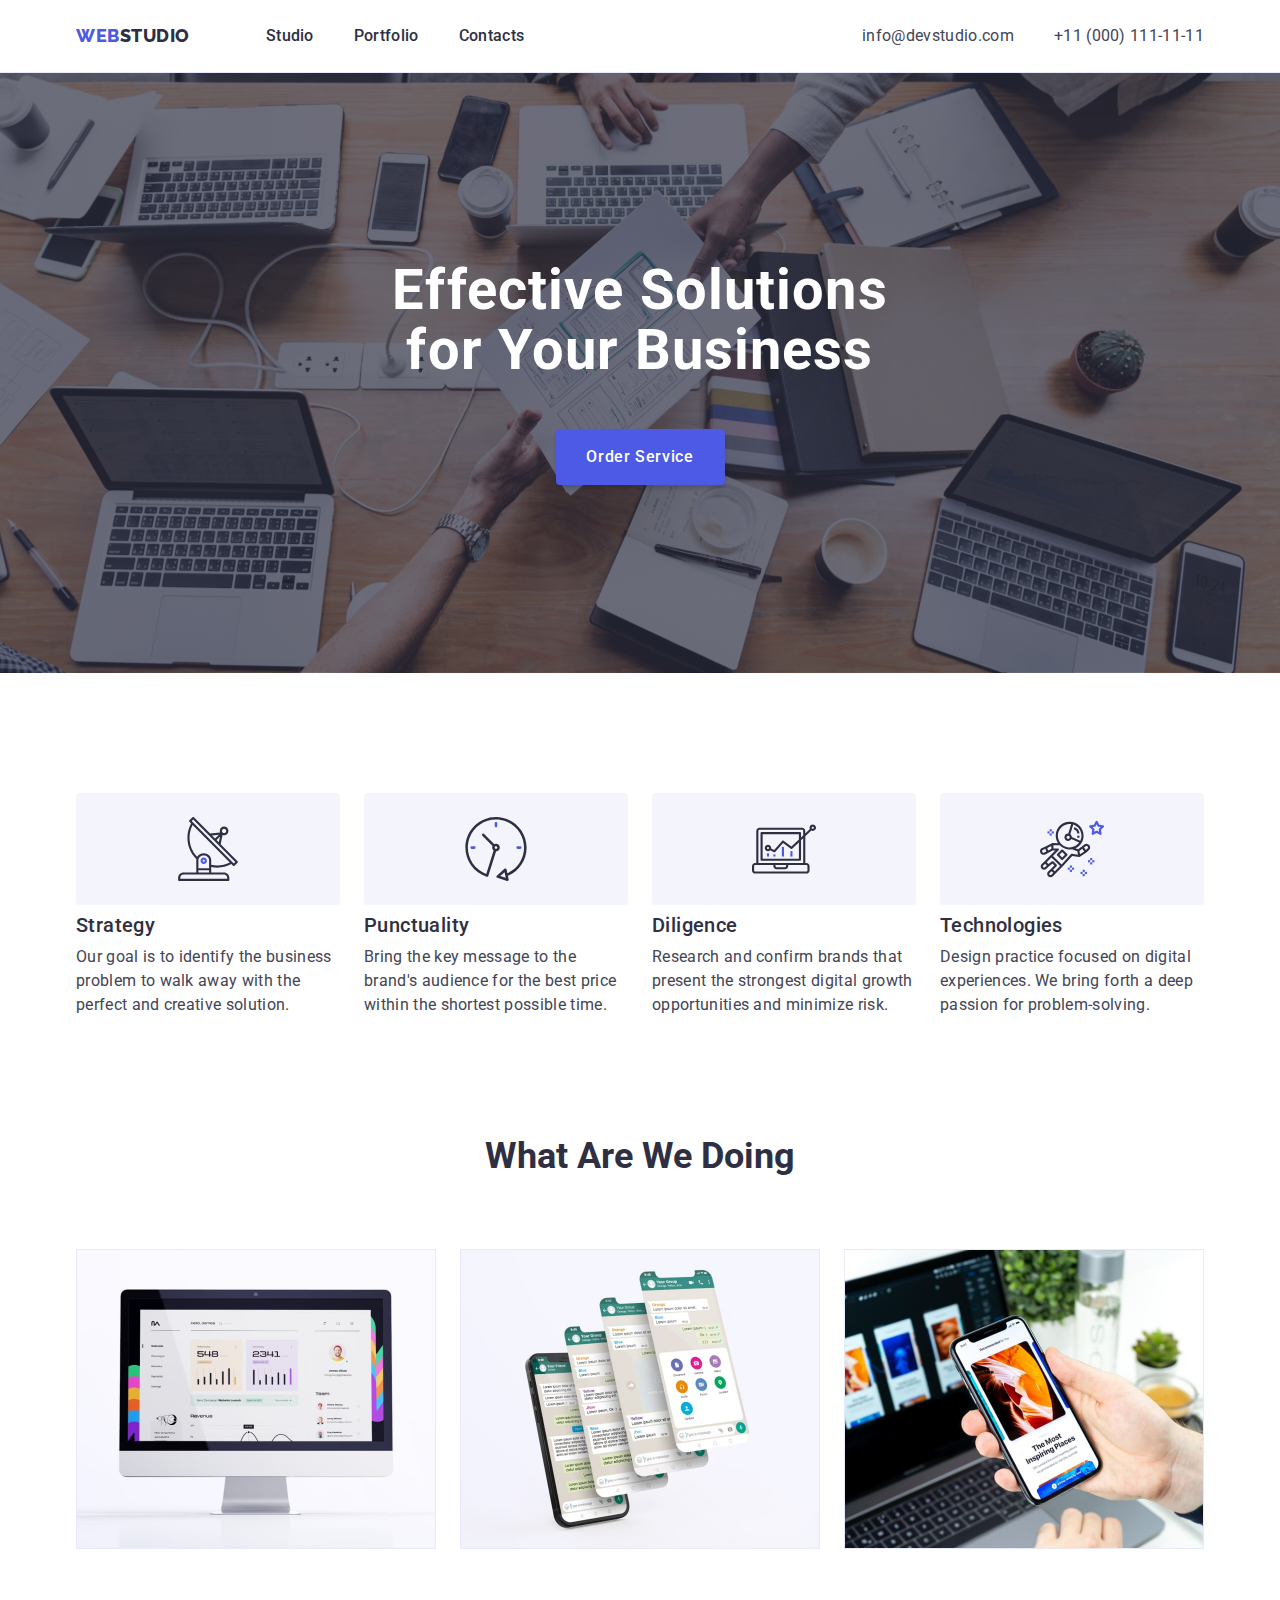
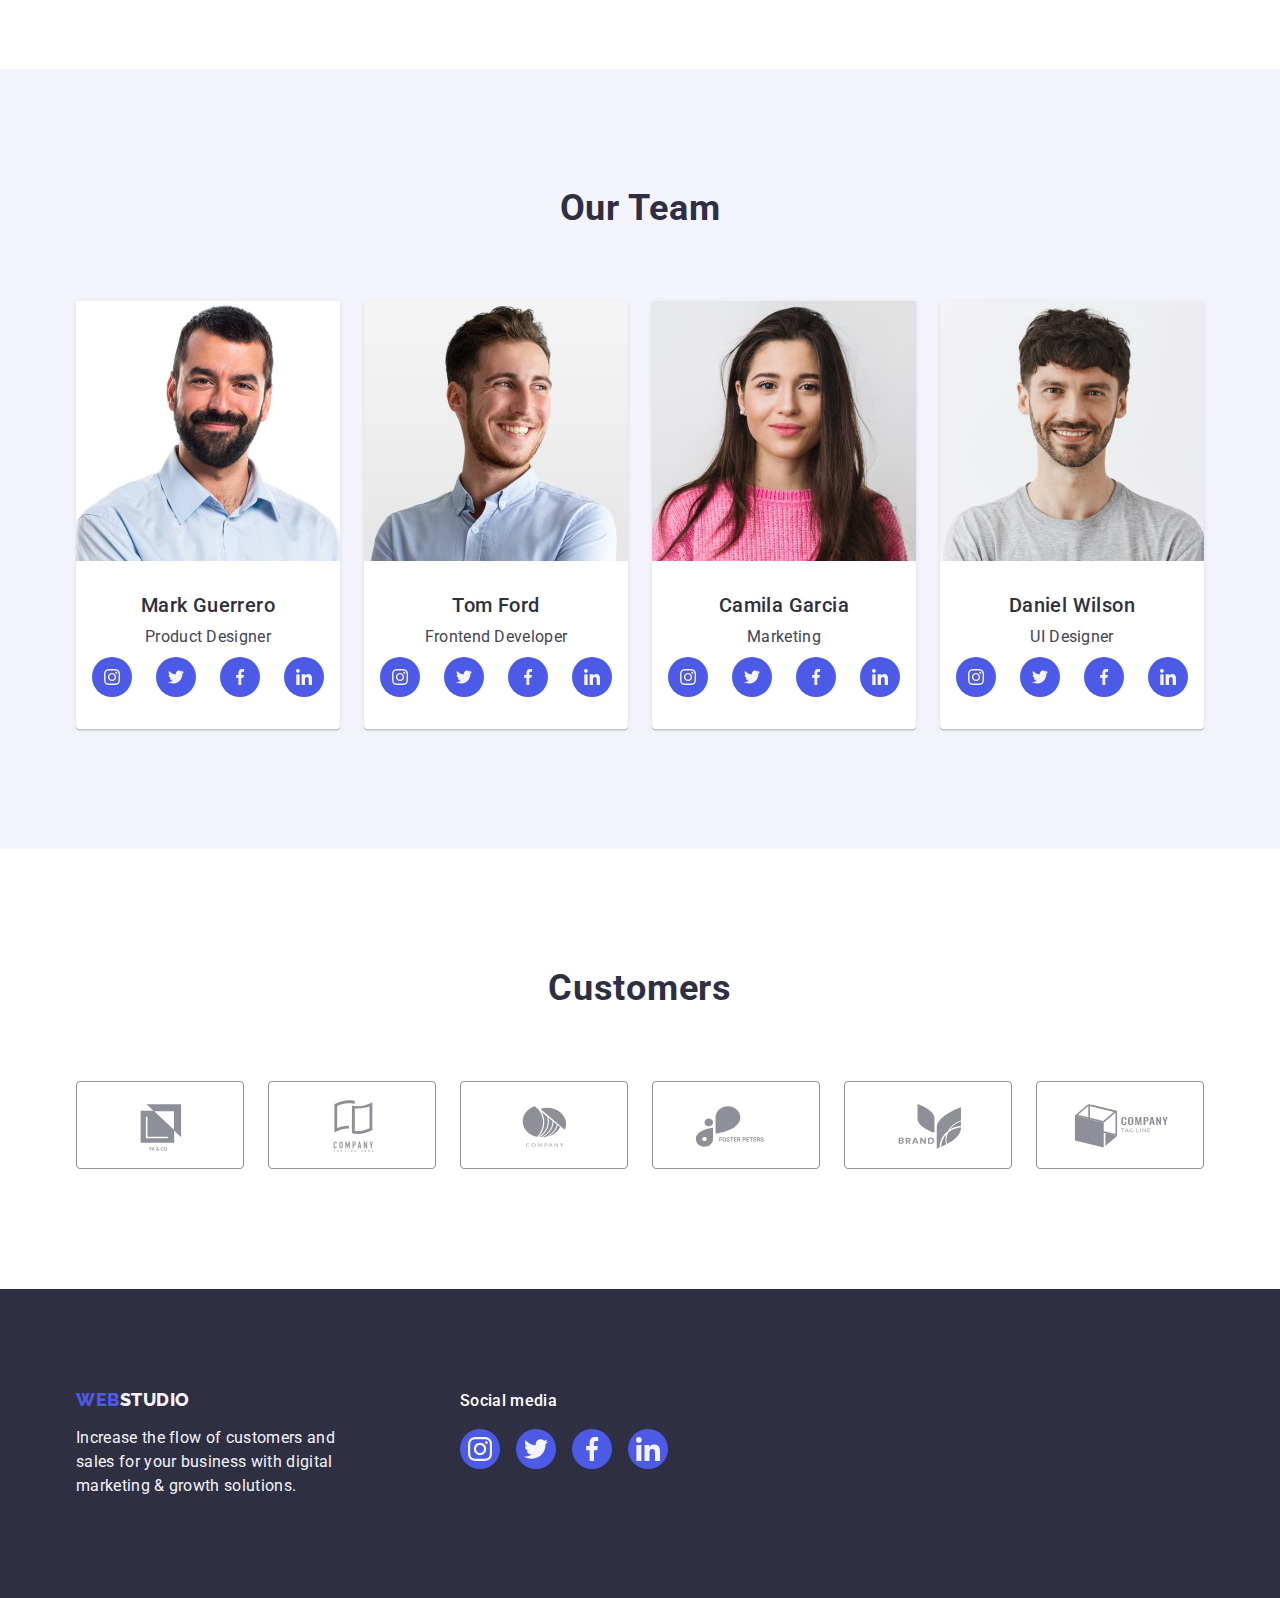
<file: index.html>
<!DOCTYPE html>
<html lang="en">
  <head>
    <meta charset="UTF-8" />
    <meta http-equiv="X-UA-Compatible" content="IE=edge" />
    <meta name="viewport" content="width=device-width, initial-scale=1.0" />
    <title>Main page</title>
    <link
      rel="stylesheet"
      href="https://cdnjs.cloudflare.com/ajax/libs/modern-normalize/2.0.0/modern-normalize.min.css"
    />
    <link rel="stylesheet" href="./css/style.css" />
    <link rel="preconnect" href="https://fonts.googleapis.com" />
    <link rel="preconnect" href="https://fonts.gstatic.com" crossorigin />
    <link
      href="https://fonts.googleapis.com/css2?family=Raleway:wght@800&family=Roboto:wght@400;500;700&display=swap"
      rel="stylesheet"
    />
  </head>

  <body class="body">
    <header class="page-header">
      <div class="container-header container">
        <nav class="page-nav">
          <a href="./index.html" class="logo-header link">
            WEB<span class="logo-studio">Studio</span>
          </a>
          <ul class="list-header-nav list">
            <li>
              <a href="./index.html" class="link nav-list-link">Studio</a>
            </li>
            <li>
              <a href="./portfolio.html" class="link nav-list-link"
                >Portfolio</a
              >
            </li>
            <li>
              <a href="" class="link nav-list-link">Contacts</a>
            </li>
          </ul>
        </nav>
        <address class="contacts">
          <ul class="list-header-adress list">
            <li>
              <a href="mailto:info@devstudio.com" class="contacts link"
                >info@devstudio.com</a
              >
            </li>
            <li>
              <a href="tel:+110001111111" class="contacts link"
                >+11 (000) 111-11-11</a
              >
            </li>
          </ul>
        </address>
      </div>
    </header>

    <main>
      <!-- section 1 -->
      <section class="section-one">
        <div class="container">
          <h1 class="section-one-title">
            Effective Solutions for Your Business
          </h1>
          <button type="button" class="button-order">Order Service</button>
        </div>
      </section>
      <!-- section 2 -->
      <section class="section-two">
        <div class="container">
          <h2 class="visually-hidden">Our core values</h2>
          <ul class="section-two-list list">
            <li class="section-two-list-li">
              <div class="section-two-list-li-icon">
                <svg width="64" height="64">
                  <use href="./images/icons.svg#icon-antenna"></use>
                </svg>
              </div>
              <h3 class="section-two-title">Strategy</h3>
              <p class="section-two-text">
                Our goal is to identify the business problem to walk away with
                the perfect and creative solution.
              </p>
            </li>
            <li class="section-two-list-li">
              <div class="section-two-list-li-icon">
                <svg width="64" height="64">
                  <use href="./images/icons.svg#icon-clock"></use>
                </svg>
              </div>
              <h3 class="section-two-title">Punctuality</h3>
              <p class="section-two-text">
                Bring the key message to the brand's audience for the best price
                within the shortest possible time.
              </p>
            </li>
            <li class="section-two-list-li">
              <div class="section-two-list-li-icon">
                <svg width="64" height="64">
                  <use href="./images/icons.svg#icon-diagram"></use>
                </svg>
              </div>
              <h3 class="section-two-title">Diligence</h3>
              <p class="section-two-text">
                Research and confirm brands that present the strongest digital
                growth opportunities and minimize risk.
              </p>
            </li>
            <li class="section-two-list-li">
              <div class="section-two-list-li-icon">
                <svg width="64" height="64">
                  <use href="./images/icons.svg#icon-astronaut"></use>
                </svg>
              </div>
              <h3 class="section-two-title">Technologies</h3>
              <p class="section-two-text">
                Design practice focused on digital experiences. We bring forth a
                deep passion for problem-solving.
              </p>
            </li>
          </ul>
        </div>
      </section>
      <!-- section 3 -->
      <section class="section-three">
        <div class="container">
          <h2 class="section-three-title">What are we doing</h2>
          <ul class="section-three-list list">
            <li class="section-three-list-li">
              <img
                src="./images/image1.jpg"
                alt="Computer"
                width="360"
                height="300"
              />
            </li>
            <li class="section-three-list-li">
              <img
                src="./images/image2.jpg"
                alt="Phone"
                width="360"
                height="300"
              />
            </li>
            <li class="section-three-list-li">
              <img
                src="./images/image3.jpg"
                alt="App"
                width="360"
                height="300"
              />
            </li>
          </ul>
        </div>
      </section>

      <!-- section 4 -->
      <section class="section-four">
        <div class="container">
          <h2 class="section-four-title">Our Team</h2>
          <ul class="section-four-list list">
            <li class="section-four-list-li">
              <img
                src="./images/image4.jpg"
                alt="Mark Guerrero"
                width="264"
                height="260"
              />
              <div class="section-four-container-for-stuff">
                <h3 class="section-four-stuff-name">Mark Guerrero</h3>
                <p class="section-four-stuff-role">Product Designer</p>
                <ul class="section-four-list-social-media list">
                  <li class="section-four-social-media-icon">
                    <a href="" class="section-four-social-media-icon-link">
                      <svg
                        width="16"
                        height="16"
                        class="section-four-social-media-icon-svg"
                      >
                        <use href="./images/icons.svg#icon-instagram"></use>
                      </svg>
                    </a>
                  </li>
                  <li class="section-four-social-media-icon">
                    <a href="" class="section-four-social-media-icon-link"
                      ><svg
                        width="16"
                        height="16"
                        class="section-four-social-media-icon-svg"
                      >
                        <use href="./images/icons.svg#icon-twitter"></use>
                      </svg>
                    </a>
                  </li>
                  <li class="section-four-social-media-icon">
                    <a href="" class="section-four-social-media-icon-link"
                      ><svg
                        width="16"
                        height="16"
                        class="section-four-social-media-icon-svg"
                      >
                        <use href="./images/icons.svg#icon-facebook"></use>
                      </svg>
                    </a>
                  </li>
                  <li class="section-four-social-media-icon">
                    <a href="" class="section-four-social-media-icon-link"
                      ><svg
                        width="16"
                        height="16"
                        class="section-four-social-media-icon-svg"
                      >
                        <use href="./images/icons.svg#icon-linkedin"></use>
                      </svg>
                    </a>
                  </li>
                </ul>
              </div>
            </li>
            <li class="section-four-list-li">
              <img
                src="./images/image5.jpg"
                alt="Tom Ford"
                width="264"
                height="260"
              />
              <div class="section-four-container-for-stuff">
                <h3 class="section-four-stuff-name">Tom Ford</h3>
                <p class="section-four-stuff-role">Frontend Developer</p>
                <ul class="section-four-list-social-media list">
                  <li class="section-four-social-media-icon">
                    <a href="" class="section-four-social-media-icon-link">
                      <svg
                        width="16"
                        height="16"
                        class="section-four-social-media-icon-svg"
                      >
                        <use href="./images/icons.svg#icon-instagram"></use>
                      </svg>
                    </a>
                  </li>
                  <li class="section-four-social-media-icon">
                    <a href="" class="section-four-social-media-icon-link"
                      ><svg
                        width="16"
                        height="16"
                        class="section-four-social-media-icon-svg"
                      >
                        <use href="./images/icons.svg#icon-twitter"></use>
                      </svg>
                    </a>
                  </li>
                  <li class="section-four-social-media-icon">
                    <a href="" class="section-four-social-media-icon-link"
                      ><svg
                        width="16"
                        height="16"
                        class="section-four-social-media-icon-svg"
                      >
                        <use href="./images/icons.svg#icon-facebook"></use>
                      </svg>
                    </a>
                  </li>
                  <li class="section-four-social-media-icon">
                    <a href="" class="section-four-social-media-icon-link"
                      ><svg
                        width="16"
                        height="16"
                        class="section-four-social-media-icon-svg"
                      >
                        <use href="./images/icons.svg#icon-linkedin"></use>
                      </svg>
                    </a>
                  </li>
                </ul>
              </div>
            </li>
            <li class="section-four-list-li">
              <img
                src="./images/image6.jpg"
                alt="Camila Garcia"
                width="264"
                height="260"
              />
              <div class="section-four-container-for-stuff">
                <h3 class="section-four-stuff-name">Camila Garcia</h3>
                <p class="section-four-stuff-role">Marketing</p>
                <ul class="section-four-list-social-media list">
                  <li class="section-four-social-media-icon">
                    <a href="" class="section-four-social-media-icon-link">
                      <svg
                        width="16"
                        height="16"
                        class="section-four-social-media-icon-svg"
                      >
                        <use href="./images/icons.svg#icon-instagram"></use>
                      </svg>
                    </a>
                  </li>
                  <li class="section-four-social-media-icon">
                    <a href="" class="section-four-social-media-icon-link"
                      ><svg
                        width="16"
                        height="16"
                        class="section-four-social-media-icon-svg"
                      >
                        <use href="./images/icons.svg#icon-twitter"></use>
                      </svg>
                    </a>
                  </li>
                  <li class="section-four-social-media-icon">
                    <a href="" class="section-four-social-media-icon-link"
                      ><svg
                        width="16"
                        height="16"
                        class="section-four-social-media-icon-svg"
                      >
                        <use href="./images/icons.svg#icon-facebook"></use>
                      </svg>
                    </a>
                  </li>
                  <li class="section-four-social-media-icon">
                    <a href="" class="section-four-social-media-icon-link"
                      ><svg
                        width="16"
                        height="16"
                        class="section-four-social-media-icon-svg"
                      >
                        <use href="./images/icons.svg#icon-linkedin"></use>
                      </svg>
                    </a>
                  </li>
                </ul>
              </div>
            </li>

            <li class="section-four-list-li">
              <img
                src="./images/image7.jpg"
                alt="Daniel Wilson"
                width="264"
                height="260"
              />
              <div class="section-four-container-for-stuff">
                <h3 class="section-four-stuff-name">Daniel Wilson</h3>
                <p class="section-four-stuff-role">UI Designer</p>
                <ul class="section-four-list-social-media list">
                  <li class="section-four-social-media-icon">
                    <a href="" class="section-four-social-media-icon-link">
                      <svg
                        width="16"
                        height="16"
                        class="section-four-social-media-icon-svg"
                      >
                        <use href="./images/icons.svg#icon-instagram"></use>
                      </svg>
                    </a>
                  </li>
                  <li class="section-four-social-media-icon">
                    <a href="" class="section-four-social-media-icon-link"
                      ><svg
                        width="16"
                        height="16"
                        class="section-four-social-media-icon-svg"
                      >
                        <use href="./images/icons.svg#icon-twitter"></use>
                      </svg>
                    </a>
                  </li>
                  <li class="section-four-social-media-icon">
                    <a href="" class="section-four-social-media-icon-link"
                      ><svg
                        width="16"
                        height="16"
                        class="section-four-social-media-icon-svg"
                      >
                        <use href="./images/icons.svg#icon-facebook"></use>
                      </svg>
                    </a>
                  </li>
                  <li class="section-four-social-media-icon">
                    <a href="" class="section-four-social-media-icon-link"
                      ><svg
                        width="16"
                        height="16"
                        class="section-four-social-media-icon-svg"
                      >
                        <use href="./images/icons.svg#icon-linkedin"></use>
                      </svg>
                    </a>
                  </li>
                </ul>
              </div>
            </li>
          </ul>
        </div>
      </section>
      <!-- Section five customers -->
      <section class="section-five">
        <div class="container">
          <h2 class="section-five-title">Customers</h2>
          <ul class="list section-five-list">
            <li class="section-five-list-li">
              <a href="" class="section-five-customer-link"
                ><svg width="104" height="56" class="section-five-customer-svg">
                  <use href="./images/icons.svg#icon-customer1"></use>
                </svg>
              </a>
            </li>
            <li class="section-five-list-li">
              <a href="" class="section-five-customer-link"
                ><svg width="104" height="56" class="section-five-customer-svg">
                  <use href="./images/icons.svg#icon-customer2"></use>
                </svg>
              </a>
            </li>
            <li class="section-five-list-li">
              <a href="" class="section-five-customer-link"
                ><svg width="104" height="56" class="section-five-customer-svg">
                  <use href="./images/icons.svg#icon-customer3"></use>
                </svg>
              </a>
            </li>
            <li class="section-five-list-li">
              <a href="" class="section-five-customer-link"
                ><svg width="104" height="56" class="section-five-customer-svg">
                  <use href="./images/icons.svg#icon-customer4"></use>
                </svg>
              </a>
            </li>
            <li class="section-five-list-li">
              <a href="" class="section-five-customer-link"
                ><svg width="104" height="56" class="section-five-customer-svg">
                  <use href="./images/icons.svg#icon-customer5"></use>
                </svg>
              </a>
            </li>
            <li class="section-five-list-li">
              <a href="" class="section-five-customer-link"
                ><svg width="104" height="56" class="section-five-customer-svg">
                  <use href="./images/icons.svg#icon-customer6"></use>
                </svg>
              </a>
            </li>
          </ul>
        </div>
      </section>
    </main>
    <!-- FOOTER -->
    <footer class="footer">
      <div class="container footer-container">
        <div class="footer-container-one">
          <a href="./index.html" class="logo-footer link">
            WEB<span class="logo-footer-span">Studio</span></a
          >
          <p class="footer-text">
            Increase the flow of customers and sales for your business with
            digital marketing & growth solutions.
          </p>
        </div>
        <div>
          <p class="footer-social-media-title">Social media</p>
          <ul class="list footer-list-social-media">
            <li class="footer-social-media-list-li">
              <a href="" class="footer-social-media-icon-link"
                ><svg width="24" height="24" class="footer-social-media-svg">
                  <use href="./images/icons.svg#icon-instagram"></use>
                </svg>
              </a>
            </li>
            <li class="footer-social-media-list-li">
              <a href="" class="footer-social-media-icon-link"
                ><svg width="24" height="24" class="footer-social-media-svg">
                  <use href="./images/icons.svg#icon-twitter"></use>
                </svg>
              </a>
            </li>
            <li class="footer-social-media-list-li">
              <a href="" class="footer-social-media-icon-link"
                ><svg width="24" height="24" class="footer-social-media-svg">
                  <use href="./images/icons.svg#icon-facebook"></use>
                </svg>
              </a>
            </li>
            <li class="footer-social-media-list-li">
              <a href="" class="footer-social-media-icon-link"
                ><svg width="24" height="24" class="footer-social-media-svg">
                  <use href="./images/icons.svg#icon-linkedin"></use>
                </svg>
              </a>
            </li>
          </ul>
        </div>
      </div>
    </footer>
  </body>
</html>
</file>
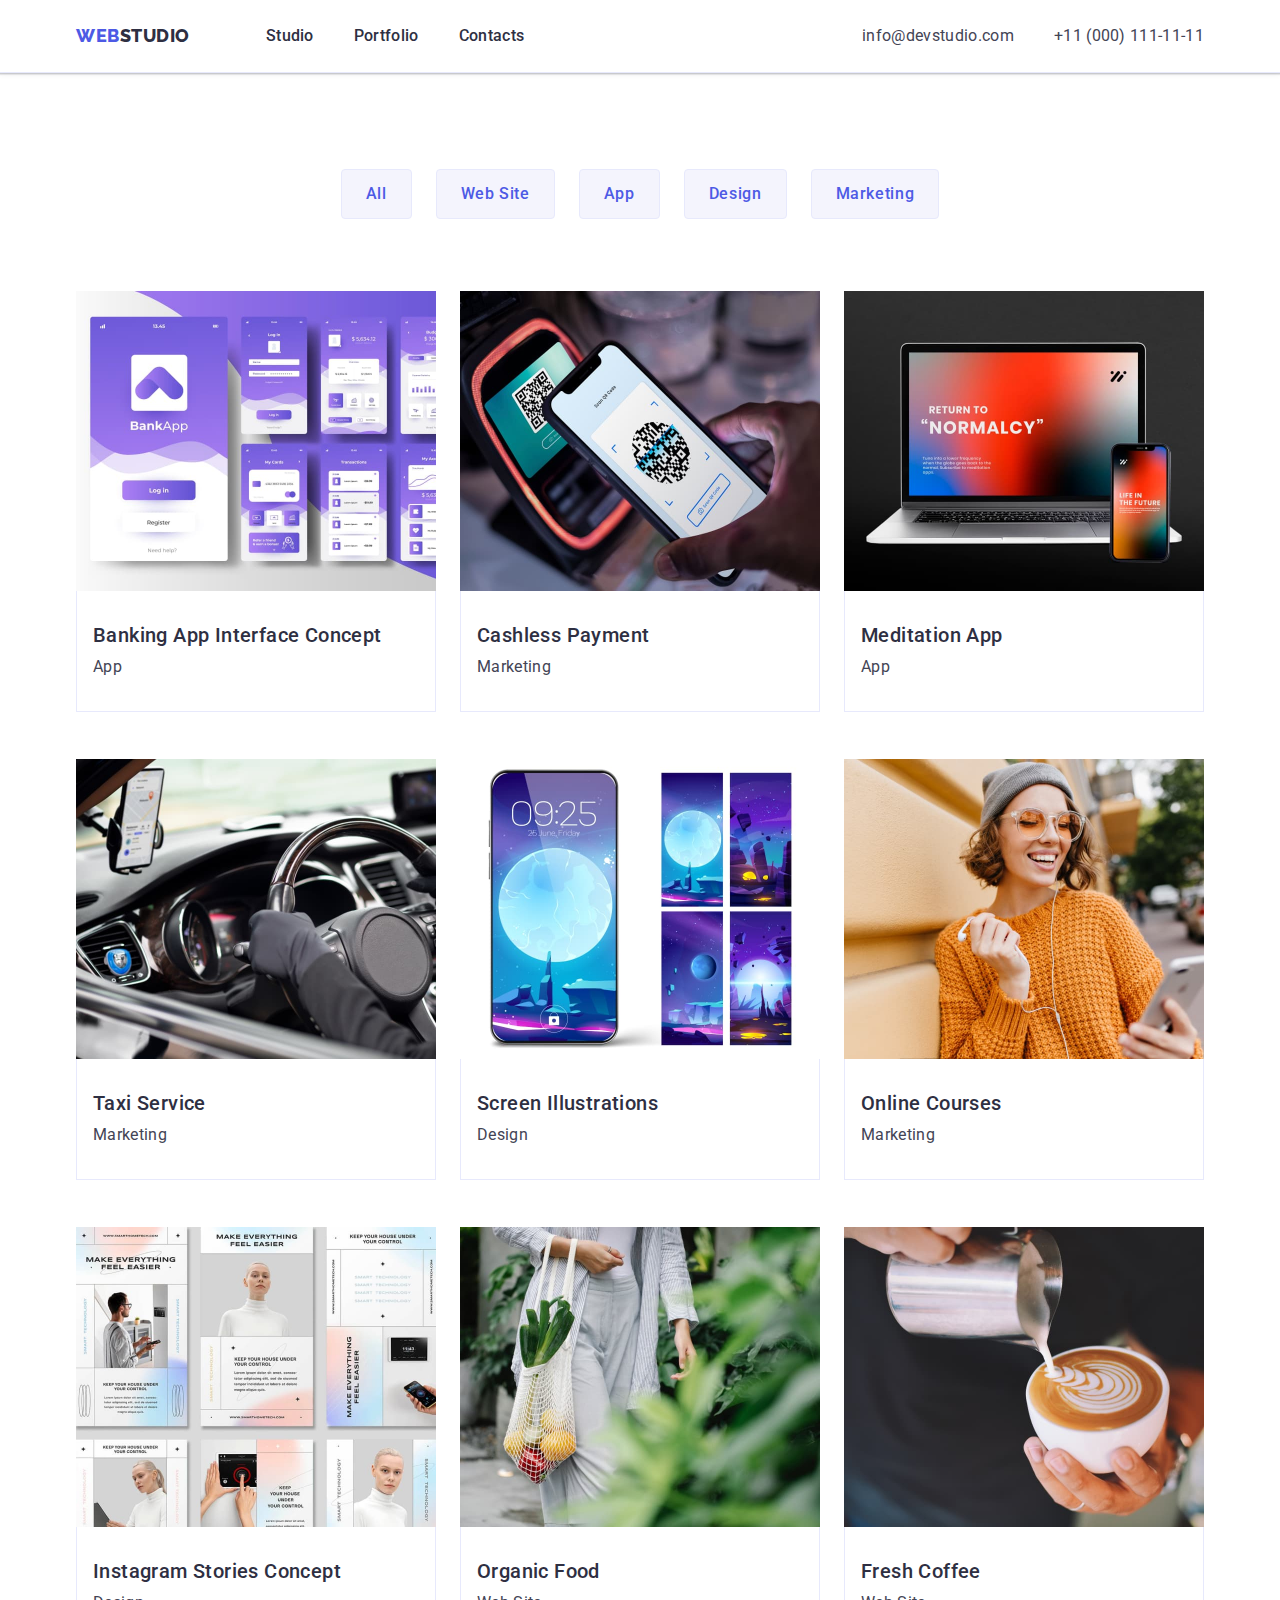
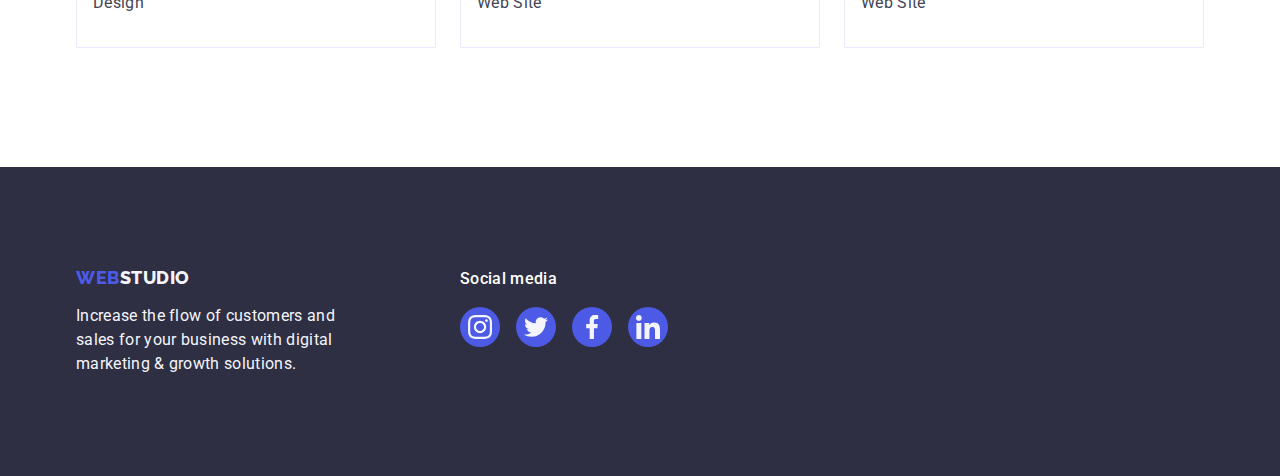
<file: portfolio.html>
<!DOCTYPE html>
<html lang="en">
  <head>
    <meta charset="UTF-8" />
    <meta http-equiv="X-UA-Compatible" content="IE=edge" />
    <meta name="viewport" content="width=device-width, initial-scale=1.0" />
    <title>Portfolio</title>
    <link
      rel="stylesheet"
      href="https://cdnjs.cloudflare.com/ajax/libs/modern-normalize/2.0.0/modern-normalize.min.css"
    />
    <link rel="stylesheet" href="./css/style.css" />
    <link rel="preconnect" href="https://fonts.googleapis.com" />
    <link rel="preconnect" href="https://fonts.gstatic.com" crossorigin />
    <link
      href="https://fonts.googleapis.com/css2?family=Raleway:wght@800&family=Roboto:wght@400;500;700&display=swap"
      rel="stylesheet"
    />
  </head>
  <body class="body">
    <!-- HEADER -->
    <header class="page-header">
      <div class="container-header container">
        <nav class="page-nav">
          <a href="./index.html" class="logo-header link">
            WEB<span class="logo-studio">Studio</span>
          </a>
          <ul class="list-header-nav list">
            <li>
              <a href="./index.html" class="link nav-list-link">Studio</a>
            </li>
            <li>
              <a href="./portfolio.html" class="link nav-list-link"
                >Portfolio</a
              >
            </li>
            <li>
              <a href="" class="link nav-list-link">Contacts</a>
            </li>
          </ul>
        </nav>
        <address class="contacts">
          <ul class="list-header-adress list">
            <li>
              <a href="mailto:info@devstudio.com" class="contacts link"
                >info@devstudio.com</a
              >
            </li>
            <li>
              <a href="tel:+110001111111" class="contacts link"
                >+11 (000) 111-11-11</a
              >
            </li>
          </ul>
        </address>
      </div>
    </header>
    <main>
      <!-- BUTTONS -->
      <section class="portfolio-section-one">
        <div class="container">
          <h1 class="visually-hidden">portfolio</h1>
          <ul class="list portfolio-section-one-list-buttons">
            <li>
              <button type="button" class="button-portfolio">
                <span class="button-portfolio-text">All</span>
              </button>
            </li>
            <li>
              <button type="button" class="button-portfolio">
                <span class="button-portfolio-text">Web Site</span>
              </button>
            </li>
            <li>
              <button type="button" class="button-portfolio">
                <span class="button-portfolio-text">App</span>
              </button>
            </li>
            <li>
              <button type="button" class="button-portfolio">
                <span class="button-portfolio-text">Design</span>
              </button>
            </li>
            <li>
              <button type="button" class="button-portfolio">
                <span class="button-portfolio-text">Marketing</span>
              </button>
            </li>
          </ul>
          <!-- IMAGES SECTION -->
          <ul class="list portfolio-section-one-list-images">
            <li class="portfolio-section-one-icon">
              <a href="" class="link portfolio-image-link">
                <img
                  src="./images/image8.jpg"
                  width="360"
                  height="300"
                  alt="Banking App Interface Concept"
                />
                <div class="portfolio-icon-container">
                  <h2 class="portfolio-icon-title">
                    Banking App Interface Concept
                  </h2>
                  <p class="portfolio-icon-text">App</p>
                </div>
              </a>
            </li>
            <li class="portfolio-section-one-icon">
              <a href="" class="link portfolio-image-link"
                ><img
                  src="./images/image9.jpg"
                  width="360"
                  height="300"
                  alt="Cashless Payment"
                />
                <div class="portfolio-icon-container">
                  <h2 class="portfolio-icon-title">Cashless Payment</h2>
                  <p class="portfolio-icon-text">Marketing</p>
                </div></a
              >
            </li>
            <li class="portfolio-section-one-icon">
              <a href="" class="link portfolio-image-link">
                <img
                  src="./images/image10.jpg"
                  width="360"
                  height="300"
                  alt="Meditation App"
                />
                <div class="portfolio-icon-container">
                  <h2 class="portfolio-icon-title">Meditation App</h2>
                  <p class="portfolio-icon-text">App</p>
                </div></a
              >
            </li>
            <li class="portfolio-section-one-icon">
              <a href="" class="link portfolio-image-link">
                <img
                  src="./images/image11.jpg"
                  width="360"
                  height="300"
                  alt="Taxi Service"
                />
                <div class="portfolio-icon-container">
                  <h2 class="portfolio-icon-title">Taxi Service</h2>
                  <p class="portfolio-icon-text">Marketing</p>
                </div></a
              >
            </li>
            <li class="portfolio-section-one-icon">
              <a href="" class="link portfolio-image-link">
                <img
                  src="./images/image12.jpg"
                  width="360"
                  height="300"
                  alt="Screen Illustrations"
                />
                <div class="portfolio-icon-container">
                  <h2 class="portfolio-icon-title">Screen Illustrations</h2>
                  <p class="portfolio-icon-text">Design</p>
                </div></a
              >
            </li>
            <li class="portfolio-section-one-icon">
              <a href="" class="link portfolio-image-link">
                <img
                  src="./images/image13.jpg"
                  width="360"
                  height="300"
                  alt="Online Courses"
                />
                <div class="portfolio-icon-container">
                  <h2 class="portfolio-icon-title">Online Courses</h2>
                  <p class="portfolio-icon-text">Marketing</p>
                </div></a
              >
            </li>
            <li class="portfolio-section-one-icon">
              <a href="" class="link portfolio-image-link">
                <img
                  src="./images/image14.jpg"
                  width="360"
                  height="300"
                  alt="Instagram Stories Concept"
                />
                <div class="portfolio-icon-container">
                  <h2 class="portfolio-icon-title">
                    Instagram Stories Concept
                  </h2>
                  <p class="portfolio-icon-text">Design</p>
                </div></a
              >
            </li>
            <li class="portfolio-section-one-icon">
              <a href="" class="link portfolio-image-link">
                <img
                  src="./images/image15.jpg"
                  width="360"
                  height="300"
                  alt="Organic Food"
                />
                <div class="portfolio-icon-container">
                  <h2 class="portfolio-icon-title">Organic Food</h2>
                  <p class="portfolio-icon-text">Web Site</p>
                </div></a
              >
            </li>
            <li class="portfolio-section-one-icon">
              <a href="" class="link portfolio-image-link">
                <img
                  src="./images/image16.jpg"
                  width="360"
                  height="300"
                  alt="Fresh Coffee"
                />
                <div class="portfolio-icon-container">
                  <h2 class="portfolio-icon-title">Fresh Coffee</h2>
                  <p class="portfolio-icon-text">Web Site</p>
                </div></a
              >
            </li>
          </ul>
        </div>
      </section>
    </main>
    <footer class="footer">
      <div class="container footer-container">
        <div class="footer-container-one">
          <a href="./index.html" class="logo-footer link">
            WEB<span class="logo-footer-span">Studio</span></a
          >
          <p class="footer-text">
            Increase the flow of customers and sales for your business with
            digital marketing & growth solutions.
          </p>
        </div>
        <div>
          <p class="footer-social-media-title">Social media</p>
          <ul class="list footer-list-social-media">
            <li class="footer-social-media-list-li">
              <a href="" class="footer-social-media-icon-link"
                ><svg width="24" height="24" class="footer-social-media-svg">
                  <use href="./images/icons.svg#icon-instagram"></use>
                </svg>
              </a>
            </li>
            <li class="footer-social-media-list-li">
              <a href="" class="footer-social-media-icon-link"
                ><svg width="24" height="24" class="footer-social-media-svg">
                  <use href="./images/icons.svg#icon-twitter"></use>
                </svg>
              </a>
            </li>
            <li class="footer-social-media-list-li">
              <a href="" class="footer-social-media-icon-link"
                ><svg width="24" height="24" class="footer-social-media-svg">
                  <use href="./images/icons.svg#icon-facebook"></use>
                </svg>
              </a>
            </li>
            <li class="footer-social-media-list-li">
              <a href="" class="footer-social-media-icon-link"
                ><svg width="24" height="24" class="footer-social-media-svg">
                  <use href="./images/icons.svg#icon-linkedin"></use>
                </svg>
              </a>
            </li>
          </ul>
        </div>
      </div>
    </footer>
  </body>
</html>
</file>
<file: css/style.css>
:root {
  --main-light-color: #ffffff;
  --secondory-light-color: #2e2f42;
  --third-light-color-cloud: #f4f4fd;
  --cornflower: #e7e9fc;
  --secondory-font-color-slate: #434455;
  --iris: #4d5ae5;
  --ocean-blue: #404bbf;
  --gray-border: #8e8f99;
}

ul,
ol {
  margin: 0;
  padding: 0;
}

p,
h1,
h2,
h3,
h4,
h5,
h6 {
  margin: 0;
}

img {
  display: block;
}

/* Default class for div */
.container {
  width: 1158px;
  align-items: center;
  margin: 0 auto;
  padding-right: 15px;
  padding-left: 15px;
}

.link {
  text-decoration: none;
}

.list {
  list-style: none;
}

/* Body */
body {
  font-family: "Roboto", sans-serif;
  color: var(--secondory-font-color-slate);
  background-color: var(--main-light-color);
}

/* Logo */

.logo-header {
  margin-right: 76px;
  font-family: "Raleway", sans-serif;
  font-style: normal;
  font-weight: 800;
  font-size: 18px;
  line-height: 1.17;
  letter-spacing: 0.03em;
  text-transform: uppercase;
  color: var(--iris);
}

.logo-studio {
  color: var(--secondory-light-color);
}

/* Header */

.container-header {
  display: flex;
  align-items: center;
}

.page-header {
  background-color: var(--main-light-color);
  border-bottom: 1px solid #e7e9fc;
  box-shadow: 0px 2px 1px rgba(46, 47, 66, 0.08),
    0px 1px 1px rgba(46, 47, 66, 0.16), 0px 1px 6px rgba(46, 47, 66, 0.08);
}

.list-header-nav {
  display: flex;
  gap: 40px;
}

.list-header-adress {
  display: flex;
  gap: 40px;
}

.page-nav {
  display: flex;
  align-items: center;
}

.nav-list-link {
  font-family: "Roboto";
  font-style: normal;
  font-weight: 500;
  font-size: 16px;
  line-height: 1.5;
  letter-spacing: 0.02em;
  color: var(--secondory-light-color);
  padding: 24px 0;
}

.nav-list-link:hover {
  color: var(--ocean-blue);
}

.nav-list-link:focus {
  color: var(--ocean-blue);
}

.contacts {
  font-family: "Roboto";
  font-style: normal;
  font-weight: 400;
  font-size: 16px;
  line-height: 1.5;
  color: var(--secondory-font-color-slate);
  letter-spacing: 0.02em;
  margin-left: auto;
  padding: 24px 0;
}

.contacts:hover {
  color: var(--ocean-blue);
}
.contacts:focus {
  color: var(--ocean-blue);
}

/* Section one */

.section-one {
  max-width: 1440px;
  padding: 188px 0;
  margin: 0 auto;
  background-image: linear-gradient(
      rgba(46, 47, 66, 0.7),
      rgba(46, 47, 66, 0.7)
    ),
    url("../images/image17.jpg");
  background-repeat: no-repeat;
  background-size: cover;
  background-position: center;
}

.section-one-title {
  max-width: 496px;
  font-family: "Roboto";
  font-style: normal;
  font-weight: 700;
  font-size: 56px;
  line-height: 1.07;
  text-align: center;
  letter-spacing: 0.02em;
  color: var(--main-light-color);
  margin-bottom: 48px;
  margin-left: auto;
  margin-right: auto;
}

.button-order {
  display: block;
  align-items: center;
  min-width: 169px;
  height: 56px;
  left: 636px;
  top: 428px;
  background: var(--iris);
  box-shadow: 0px 4px 4px rgba(0, 0, 0, 0.15);
  border-radius: 4px;
  border: none;
  font-family: "Roboto", sans-serif;
  font-style: normal;
  font-weight: 500;
  font-size: 16px;
  line-height: 1.5;
  letter-spacing: 0.04em;
  color: var(--main-light-color);
  cursor: pointer;
  margin-left: auto;
  margin-right: auto;
}

.button-order:focus {
  background: var(--ocean-blue);
}

.button-order:hover {
  background: var(--ocean-blue);
}

/* Section two */
.section-two {
  padding: 120px 0;
}

.visually-hidden {
  position: absolute;
  width: 1px;
  height: 1px;
  margin: -1px;
  border: 0;
  padding: 0;

  white-space: nowrap;
  clip-path: inset(100%);
  clip: rect(0 0 0 0);
  overflow: hidden;
}
.section-two-title {
  font-family: "Roboto";
  font-style: normal;
  font-weight: 500;
  font-size: 20px;
  line-height: 1.2;
  letter-spacing: 0.02em;
  color: var(--secondory-light-color);
  margin-bottom: 8px;
}

.section-two-text {
  width: 264px;
  height: 72px;
  font-family: "Roboto";
  font-style: normal;
  font-weight: 400;
  font-size: 16px;
  line-height: 1.5;
  letter-spacing: 0.02em;
  color: var(--secondory-font-color-slate);
}

.section-two-list {
  display: flex;
  gap: 24px;
}

.section-two-list-li {
  width: calc((100% - 72px) / 4);
}

.section-two-list-li-icon {
  display: flex;
  align-items: center;
  justify-content: center;
  height: 112px;
  background-color: var(--third-light-color-cloud);
  border-radius: 4px;
  margin-bottom: 8px;
}

/* Section three */

.section-three {
  padding-bottom: 120px;
}

.section-three-title {
  font-family: "Roboto";
  font-style: normal;
  font-weight: 700;
  font-size: 36px;
  line-height: 1.11;
  text-align: center;
  text-transform: capitalize;
  color: var(--secondory-light-color);
  margin-bottom: 72px;
}

.section-three-list {
  display: flex;
  gap: 24px;
}

.section-three-list-li {
  width: calc((100% - 48px) / 3);
}

/* Section four */

.section-four {
  background-color: var(--third-light-color-cloud);
  padding: 120px 0;
}

.section-four-title {
  font-family: "Roboto";
  font-style: normal;
  font-weight: 700;
  font-size: 36px;
  line-height: 1.11;
  text-align: center;
  letter-spacing: 0.02em;
  text-transform: capitalize;
  color: var(--secondory-light-color);
  margin-bottom: 72px;
}

.section-four-list {
  display: flex;
  gap: 24px;
}

.section-four-list-li {
  background-color: var(--main-light-color);
  width: 264px;
  height: 428px;
  width: calc((100% - 72px) / 4);
  border-radius: 0px 0px 4px 4px;
  box-shadow: 0px 1px 6px rgba(46, 47, 66, 0.08),
    0px 1px 1px rgba(46, 47, 66, 0.16), 0px 2px 1px rgba(46, 47, 66, 0.08);
}

.section-four-container-for-stuff {
  padding: 32px 16px;
}

.section-four-stuff-name {
  font-family: "Roboto";
  font-style: normal;
  font-weight: 500;
  font-size: 20px;
  line-height: 1.2;
  text-align: center;
  letter-spacing: 0.02em;
  color: var(--secondory-light-color);
  margin-bottom: 8px;
}

.section-four-stuff-role {
  font-family: "Roboto";
  font-style: normal;
  font-weight: 400;
  font-size: 16px;
  line-height: 1.5;
  text-align: center;
  letter-spacing: 0.02em;
  color: var(--secondory-font-color-slate);
  margin-bottom: 8px;
}

.section-four-list-social-media {
  display: flex;
  justify-content: center;
  gap: 24px;
}

.section-four-social-media-icon {
  width: 40px;
  height: 40px;
}

.section-four-social-media-icon-link {
  width: 100%;
  height: 100%;
  background-color: var(--iris);
  border-radius: 50%;
  display: flex;
  justify-content: center;
  align-items: center;
}
.section-four-social-media-icon-link:hover,
.section-four-social-media-icon-link:focus {
  background-color: var(--ocean-blue);
}

.section-four-social-media-icon-svg {
  fill: var(--third-light-color-cloud);
}

/* Section five */

.section-five {
  padding: 120px 0;
  text-align: center;
}

.section-five-title {
  font-family: "Roboto";
  font-style: normal;
  font-weight: 700;
  font-size: 36px;
  line-height: 40px;
  text-align: center;
  letter-spacing: 0.02em;
  text-transform: capitalize;
  color: var(--secondory-light-color);
  margin-bottom: 72px;
  line-height: 1.11;
}

.section-five-list {
  gap: 24px;
  display: flex;
}

.section-five-list-li {
  width: calc((100% - 120px) / 6);
  height: 88px;
}

.section-five-customer-link {
  width: 100%;
  height: 100%;
  border: 1px solid var(--gray-border);
  border-radius: 4px;
  display: flex;
  align-items: center;
  justify-content: center;
  color: var(--gray-border);
  padding: 16px 32px;
}

.section-five-customer-link:focus,
.section-five-customer-link:hover {
  color: var(--ocean-blue);
  border-color: var(--ocean-blue);
}

.section-five-customer-svg {
  fill: currentColor;
}
/* FOOTER */

.footer-text {
  font-family: "Roboto";
  font-style: normal;
  font-weight: 400;
  font-size: 16px;
  line-height: 1.5;
  letter-spacing: 0.02em;
  color: var(--third-light-color-cloud);
  max-width: 264px;
}

.footer {
  background-color: var(--secondory-light-color);
  padding: 100px 0;
}

.footer-container {
  display: flex;
  align-items: baseline;
}

.footer-container-one {
  margin-right: 120px;
}
.footer-social-media-title {
  font-family: "Roboto";
  font-style: normal;
  font-weight: 500;
  font-size: 16px;
  line-height: 1.5;
  letter-spacing: 0.02em;
  color: var(--main-light-color);
  display: block;
  margin-bottom: 16px;
}

.footer-list-social-media {
  display: flex;
  gap: 16px;
}

.footer-social-media-list-li {
  width: 40px;
  height: 40px;
}

.footer-social-media-icon-link {
  width: 100%;
  height: 100%;
  background-color: var(--iris);
  border-radius: 50%;
  display: flex;
  align-items: center;
  justify-content: center;
}

.footer-social-media-icon-link:focus,
.footer-social-media-icon-link:hover {
  background-color: #31d0aa;
}

.footer-social-media-svg {
  fill: var(--third-light-color-cloud);
}
/* FOOTER LOGO */
.logo-footer {
  font-family: "Raleway", sans-serif;
  font-style: normal;
  font-weight: 800;
  font-size: 18px;
  line-height: 1.17;
  letter-spacing: 0.03em;
  text-transform: uppercase;
  color: var(--iris);
  display: inline-block;
  margin-bottom: 16px;
}
.logo-footer-span {
  color: var(--third-light-color-cloud);
}

/* PORTFOLIO */

/* PORTFOLIO button section */
.portfolio-section-one {
  padding-top: 96px;
  padding-bottom: 120px;
}

.portfolio-section-one-list-buttons {
  display: flex;
  gap: 24px;
  margin-right: auto;
  margin-left: auto;
  margin-bottom: 72px;
  align-items: center;
  justify-content: center;
}

.button-portfolio {
  background: var(--third-light-color-cloud);
  border: 1px solid var(--cornflower);
  border-radius: 4px;
  font-family: "Roboto", sans-serif;
  font-style: normal;
  font-weight: 500;
  font-size: 16px;
  line-height: 1.5;
  letter-spacing: 0.04em;
  display: flex;
  align-items: center;
  text-align: center;
  color: var(--iris);
  background-color: var(--third-light-color-cloud);
  cursor: pointer;
  padding: 12px 24px;
}

.button-portfolio:hover,
.button-portfolio:focus {
  color: var(--main-light-color);
  background-color: var(--ocean-blue);
  border: 1px solid transparent;
  box-shadow: 0px 3px 1px rgba(0, 0, 0, 0.1), 0px 2px 1px rgba(0, 0, 0, 0.08),
    0px 2px 2px rgba(0, 0, 0, 0.12);
}

.portfolio-section-one-list-images {
  display: flex;
  flex-wrap: wrap;
  column-gap: 24px;
  row-gap: 48px;
}

.portfolio-icon-container {
  padding: 32px 16px;
  border: 1px solid #e7e9fc;
  border-top: none;
}

.portfolio-section-one-icon {
  width: calc((100% - 48 px) / 3);
  height: 420px;
  background: var(--main-light-color);
}

.portfolio-icon-title {
  font-family: "Roboto";
  font-style: normal;
  margin-bottom: 8px;
  font-weight: 500;
  font-size: 20px;
  line-height: 1.2;
  letter-spacing: 0.02em;
  color: var(--secondory-light-color);
}

.portfolio-icon-text {
  font-family: "Roboto";
  font-style: normal;
  font-weight: 400;
  font-size: 16px;
  line-height: 1.5;
  letter-spacing: 0.02em;
  color: var(--secondory-font-color-slate);
}

.portfolio-image-link {
  display: block;
}
.portfolio-image-link:hover,
.portfolio-image-link:focus {
  box-shadow: 0px 1px 6px rgba(46, 47, 66, 0.08),
    0px 1px 1px rgba(46, 47, 66, 0.16), 0px 2px 1px rgba(46, 47, 66, 0.08);
}
</file>
